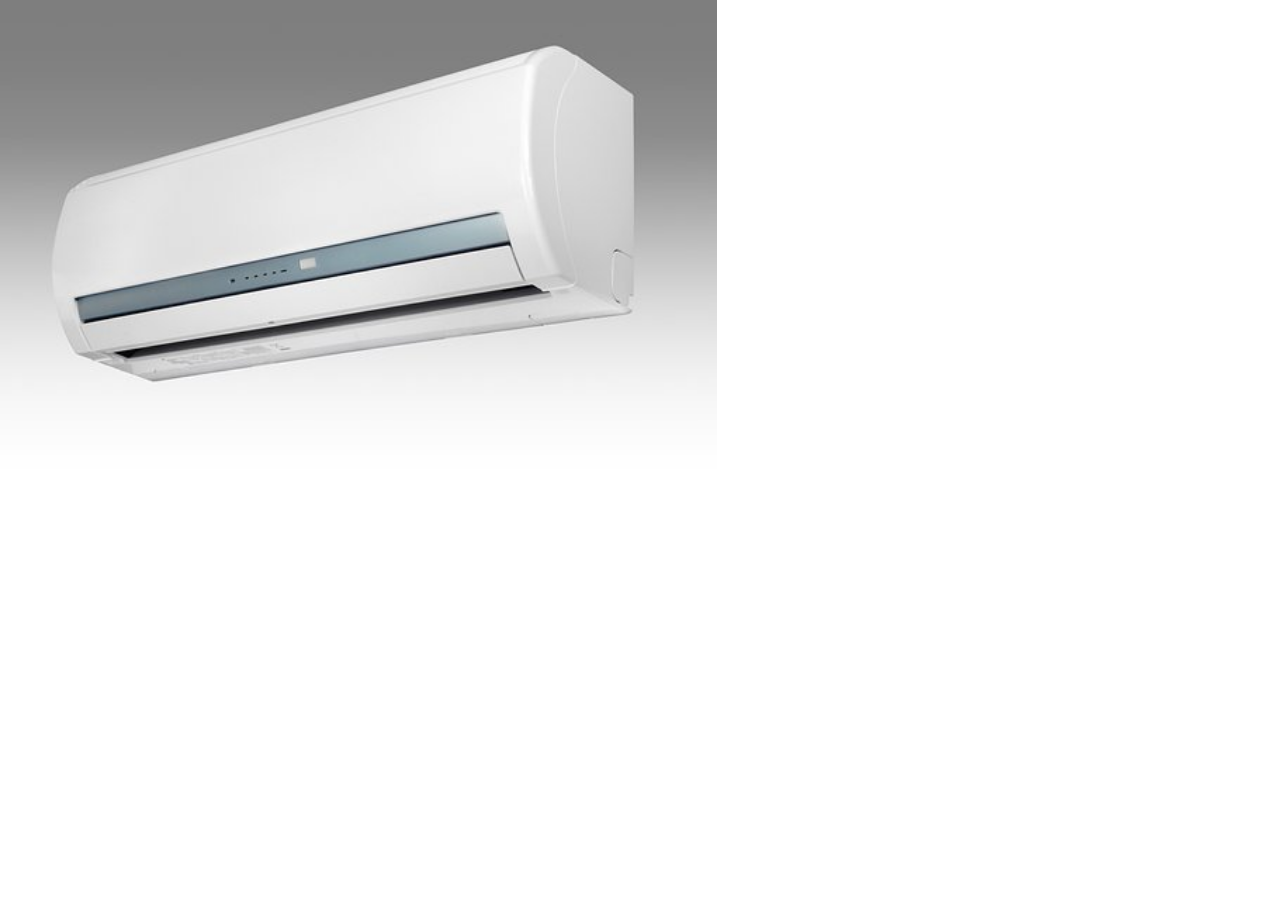
<file: ac.html>
<html>
    <meta name="viewport" content="width=device-width, initial-scale=1.0">
    <link rel="stylesheet" href="https://maxcdn.bootstrapcdn.com/bootstrap/3.4.0/css/bootstrap.min.css">
    <script src="https://ajax.googleapis.com/ajax/libs/jquery/3.4.1/jquery.min.js"></script>
    <script src="https://maxcdn.bootstrapcdn.com/bootstrap/3.4.0/js/bootstrap.min.js"></script>   
    <link rel="stylesheet" type="text/css" href="style.css">

<body background="https://wallpaperaccess.com/full/2024142.jpg">
        <img src="air-conditioner-6605973__340.jpg" class="img-responsive image">
    </body>
</html>
</file>
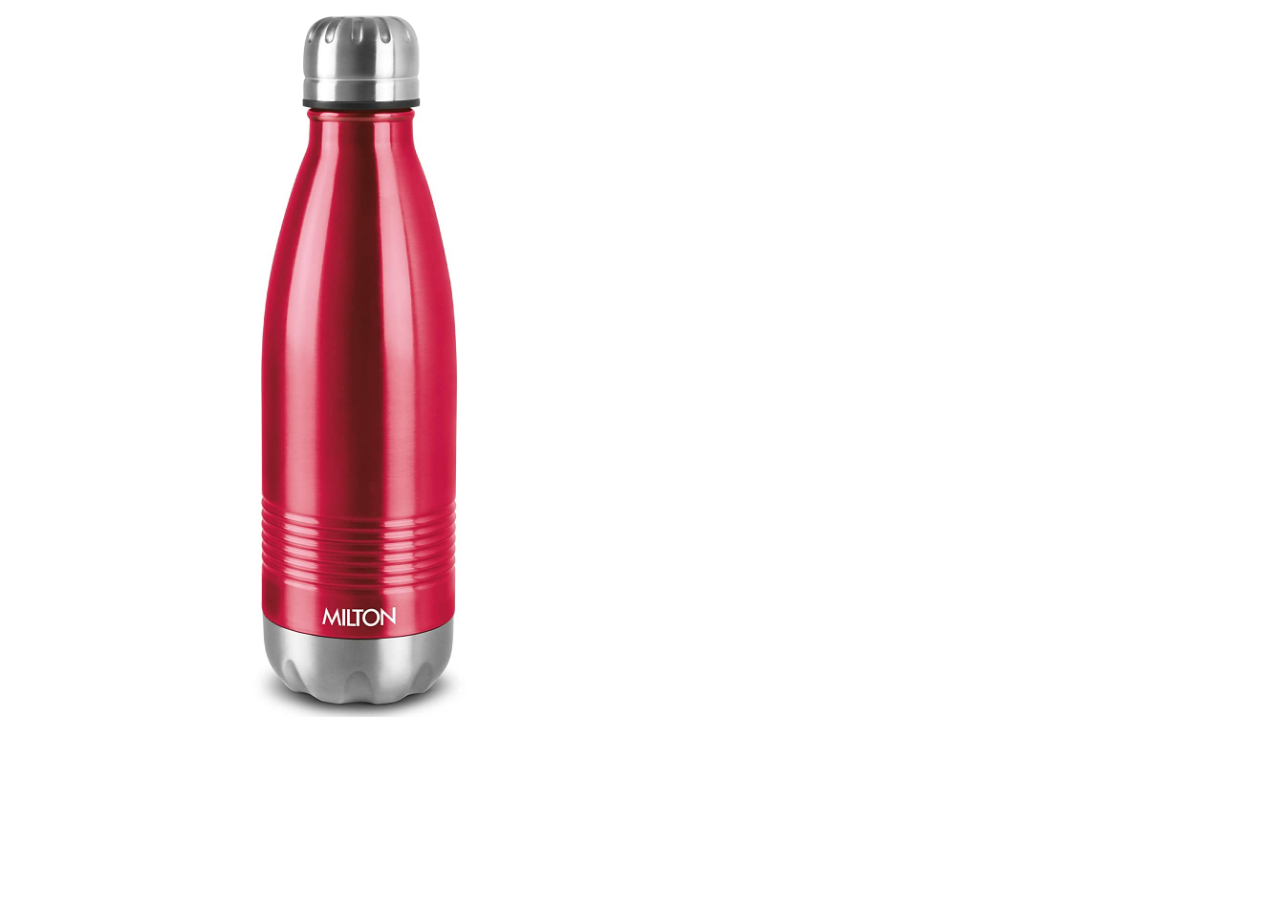
<file: bottle.html>
<html>
    <meta name="viewport" content="width=device-width, initial-scale=1.0">
    <link rel="stylesheet" href="https://maxcdn.bootstrapcdn.com/bootstrap/3.4.0/css/bootstrap.min.css">
    <script src="https://ajax.googleapis.com/ajax/libs/jquery/3.4.1/jquery.min.js"></script>
    <script src="https://maxcdn.bootstrapcdn.com/bootstrap/3.4.0/js/bootstrap.min.js"></script>  
    <link rel="stylesheet" type="text/css" href="style.css">  

    <body background="https://wallpaperaccess.com/full/2024142.jpg">
        <img src="61G0WaxlojL._SL1500_.jpg" class="img-responsive image">
    </body>
</html>
</file>
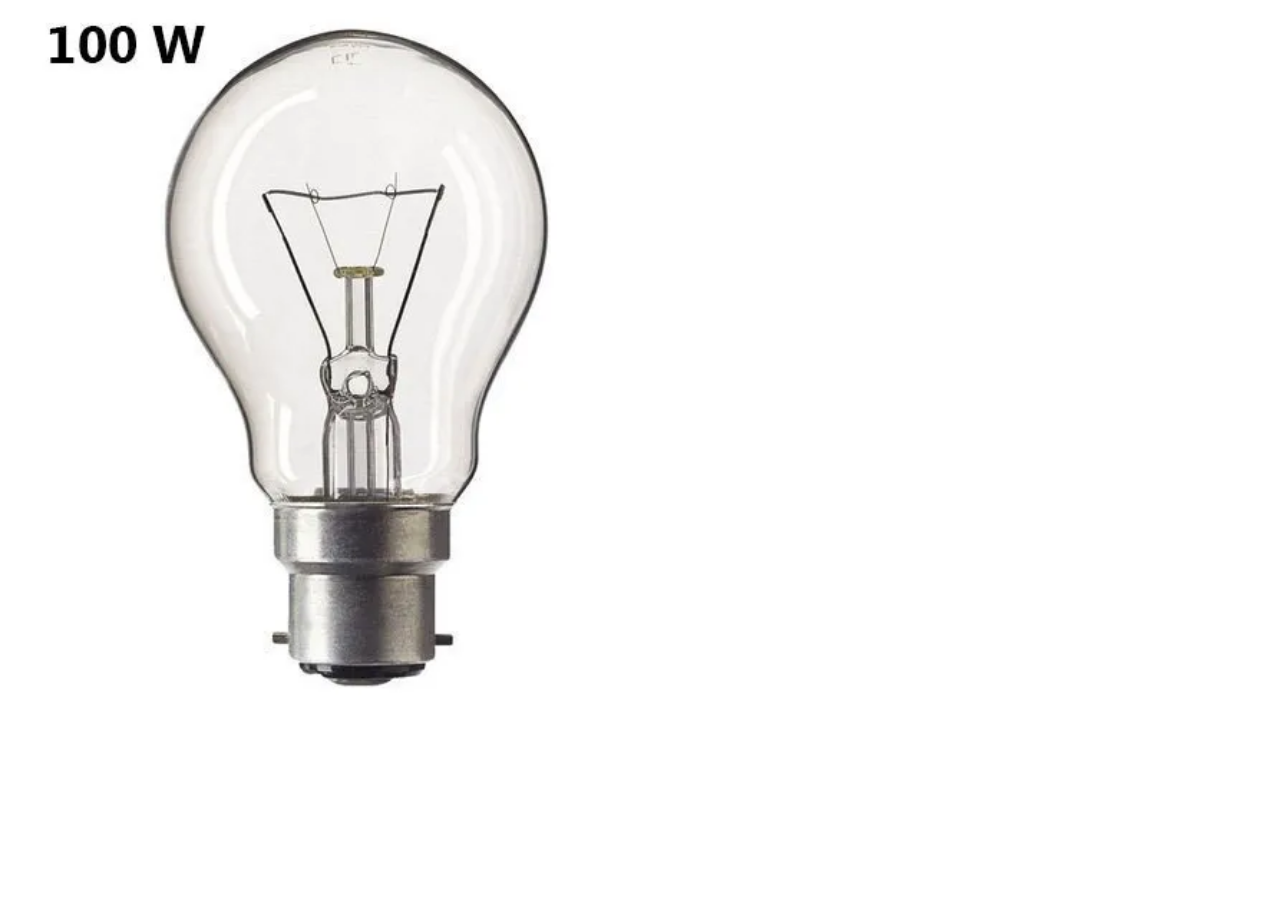
<file: bulb.html>
<html>
    <meta name="viewport" content="width=device-width, initial-scale=1.0">
    <link rel="stylesheet" href="https://maxcdn.bootstrapcdn.com/bootstrap/3.4.0/css/bootstrap.min.css">
    <script src="https://ajax.googleapis.com/ajax/libs/jquery/3.4.1/jquery.min.js"></script>
    <script src="https://maxcdn.bootstrapcdn.com/bootstrap/3.4.0/js/bootstrap.min.js"></script> 
    <link rel="stylesheet" type="text/css" href="style.css">

<body background="https://wallpaperaccess.com/full/2024142.jpg">
        <img src="gls-bulb-500x500.webp" class="img-responsive image">
    </body>
   
</html>
</file>
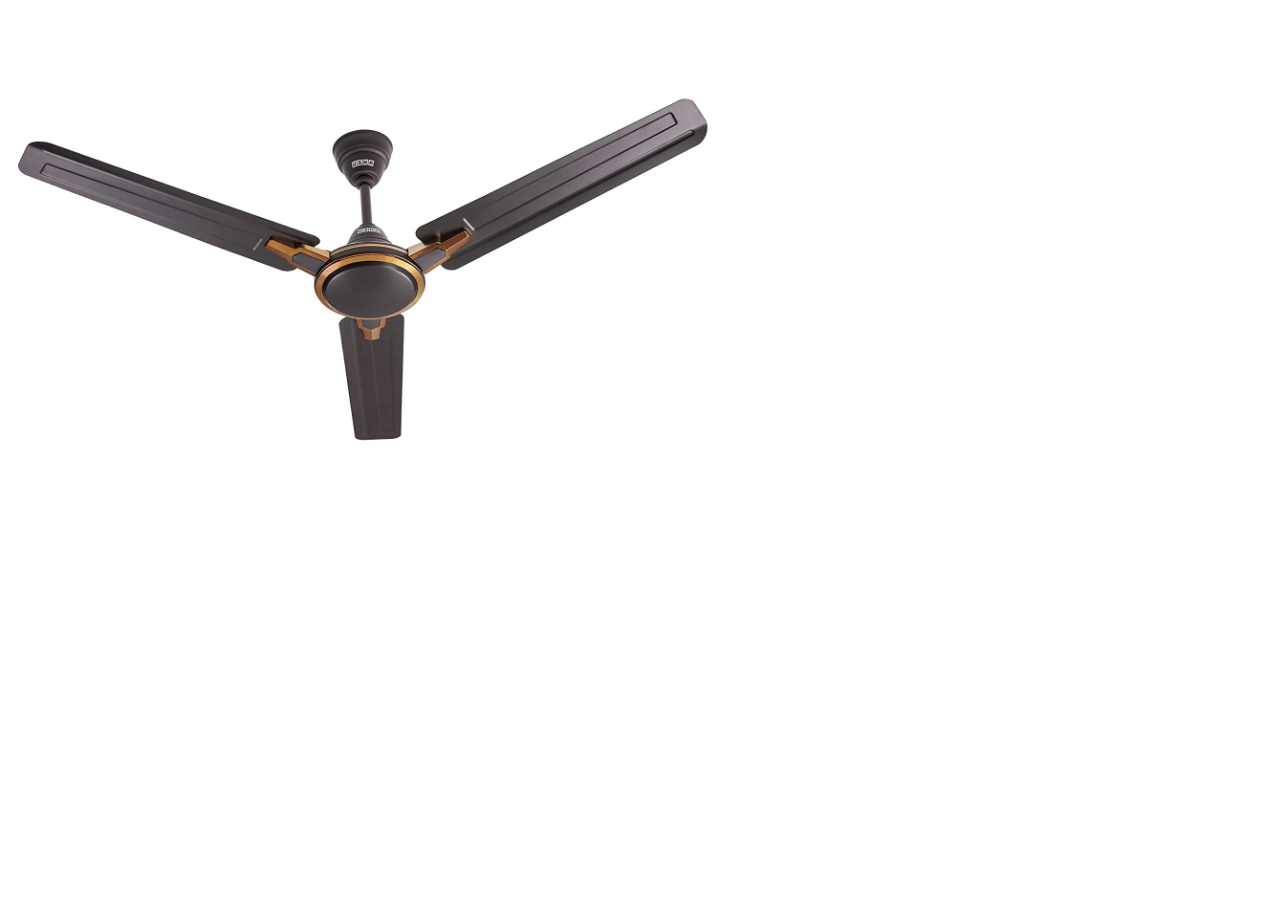
<file: fan.html>
<html>
    <meta name="viewport" content="width=device-width, initial-scale=1.0">
    <link rel="stylesheet" href="https://maxcdn.bootstrapcdn.com/bootstrap/3.4.0/css/bootstrap.min.css">
    <script src="https://ajax.googleapis.com/ajax/libs/jquery/3.4.1/jquery.min.js"></script>
    <script src="https://maxcdn.bootstrapcdn.com/bootstrap/3.4.0/js/bootstrap.min.js"></script>
    <link rel="stylesheet" type="text/css" href="style.css">


<body background="https://wallpaperaccess.com/full/2024142.jpg">
        <img src="61r207xfV5L._SL1500_.jpg" class="img-responsive image">
    </body>
   
</html>
</file>
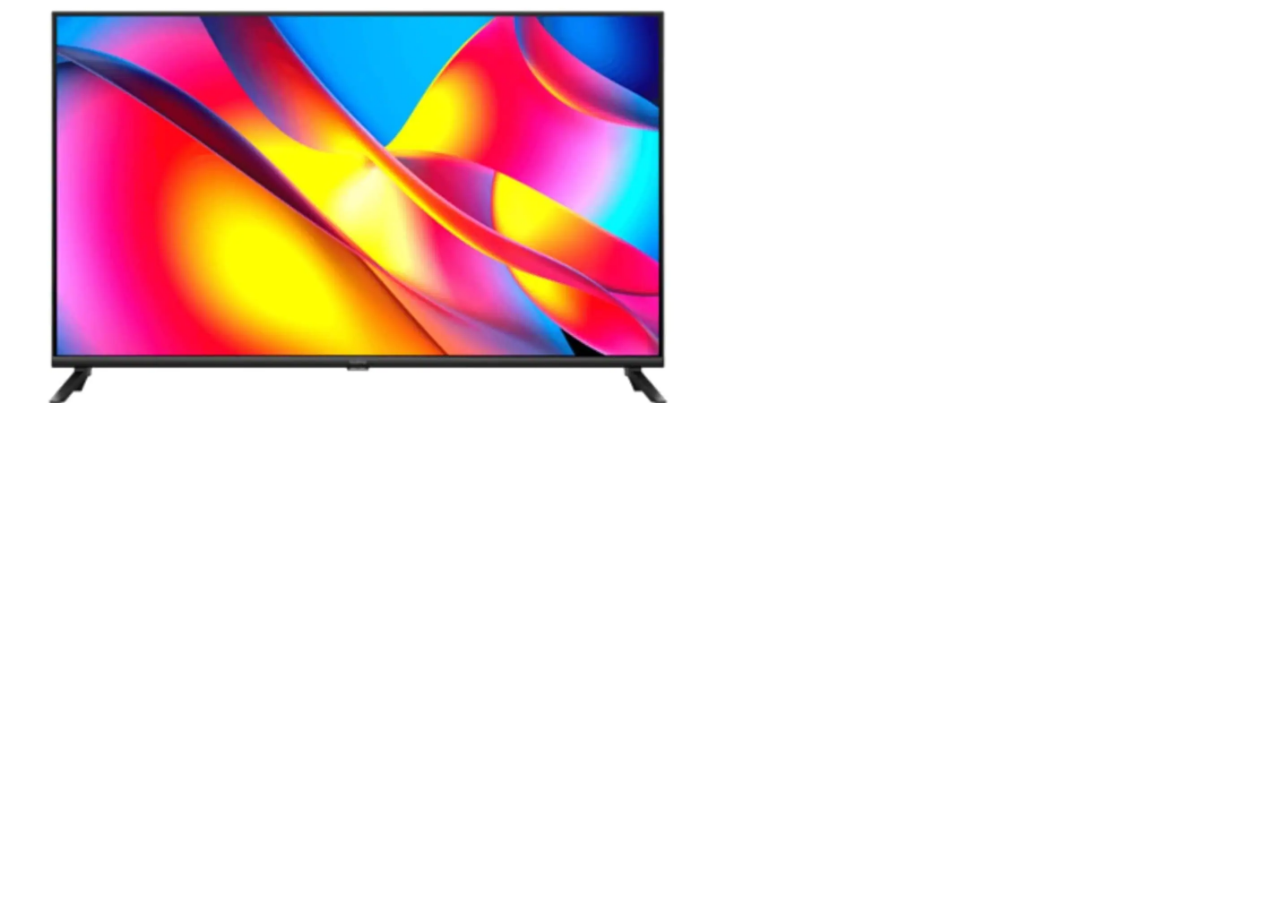
<file: tv.html>
<html>
    <meta name="viewport" content="width=device-width, initial-scale=1.0">
    <link rel="stylesheet" href="https://maxcdn.bootstrapcdn.com/bootstrap/3.4.0/css/bootstrap.min.css">
    <script src="https://ajax.googleapis.com/ajax/libs/jquery/3.4.1/jquery.min.js"></script>
    <script src="https://maxcdn.bootstrapcdn.com/bootstrap/3.4.0/js/bootstrap.min.js"></script>
    <link rel="stylesheet" type="text/css" href="style.css">
    
    <body background="https://wallpaperaccess.com/full/2024142.jpg">
        <img src="1_1657858037329_1665037753344_1665037753344.webp" class="img-responsive image">
</html>
</file>
<file: style.css>
.header{
    color: black;
    font-size: 25px;
    box-shadow: 5px 5px 5px rgb(248, 106, 106);
}
.header:hover{
    width: 220px;
}
body{
    background-size: cover;
    background-position: center;
}

.link {
    font-size: 20px;
    background: white;
    border-radius: 10px;
    width: 300px;
    margin-top: 15px;
}

.link:hover {
    font-size: 25px;
    text-decoration: underline;
}
.image{
    width: 56%;
}
</file>
